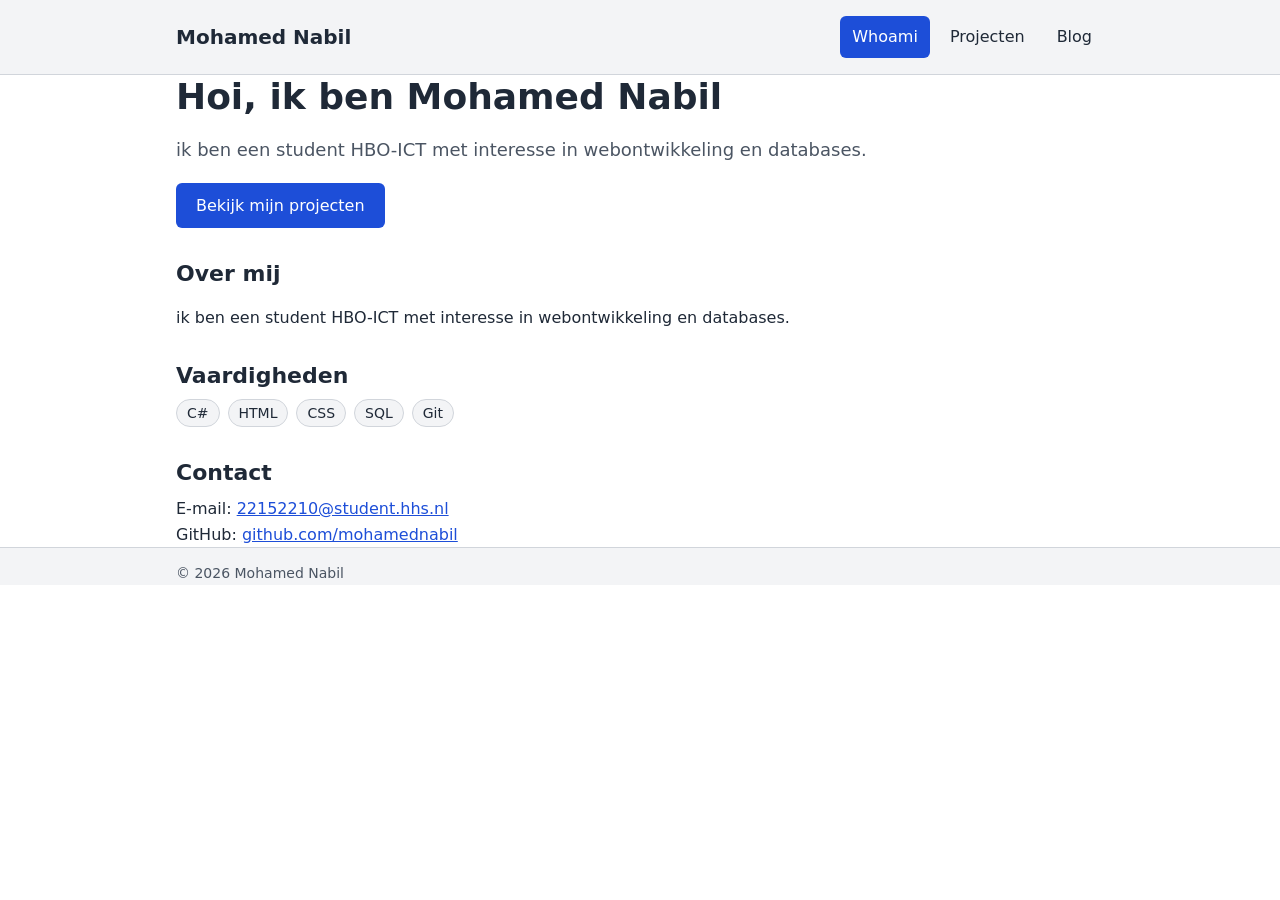
<file: index.html>
<!doctype html>
<html lang="nl">
  <head>
    <meta charset="UTF-8" />
    <meta name="viewport" content="width=device-width, initial-scale=1" />
    <meta
      name="description"
      content="Portfolio van Mohamed Nabil, student HBO-ICT."
    />
    <title>Whoami | Mohamed Nabil</title>
    <link rel="stylesheet" href="css/style.css" />
  </head>
  <body>
    <a class="skip-link" href="#inhoud">Ga naar de inhoud</a>

    <header class="site-header">
      <div class="container header-inner">
        <a class="logo" href="index.html">Mohamed Nabil</a>
        <nav aria-label="Hoofdnavigatie">
          <ul class="nav-list">
            <li><a href="index.html" aria-current="page">Whoami</a></li>
            <li><a href="projecten.html">Projecten</a></li>
            <li><a href="blog.html">Blog</a></li>
          </ul>
        </nav>
      </div>
    </header>

    <main id="inhoud" class="container">
      <section class="intro" aria-labelledby="intro-titel">
        <h1 id="intro-titel">Hoi, ik ben Mohamed Nabil</h1>
        <p class="lead">
          ik ben een student HBO-ICT met interesse in webontwikkeling en
          databases.
        </p>
        <p><a class="button" href="projecten.html">Bekijk mijn projecten</a></p>
      </section>

      <section aria-labelledby="over-titel">
        <h2 id="over-titel">Over mij</h2>
        <p>
          ik ben een student HBO-ICT met interesse in webontwikkeling en
          databases.
        </p>
      </section>

      <section aria-labelledby="skills-titel">
        <h2 id="skills-titel">Vaardigheden</h2>
        <ul class="tag-list">
          <li>C#</li>
          <li>HTML</li>
          <li>CSS</li>
          <li>SQL</li>
          <li>Git</li>
        </ul>
      </section>

      <section aria-labelledby="contact-titel">
        <h2 id="contact-titel">Contact</h2>
        <address>
          E-mail:
          <a href="mailto:221522102@student.hhs.nl">22152210@student.hhs.nl</a
          ><br />
          GitHub:
          <a href="https://github.com/Mohamed2345234/Portofolio"
            >github.com/mohamednabil</a
          >
        </address>
      </section>
    </main>

    <footer class="site-footer">
      <div class="container">
        <p>&copy; 2026 Mohamed Nabil</p>
      </div>
    </footer>
  </body>
</html>
</file>
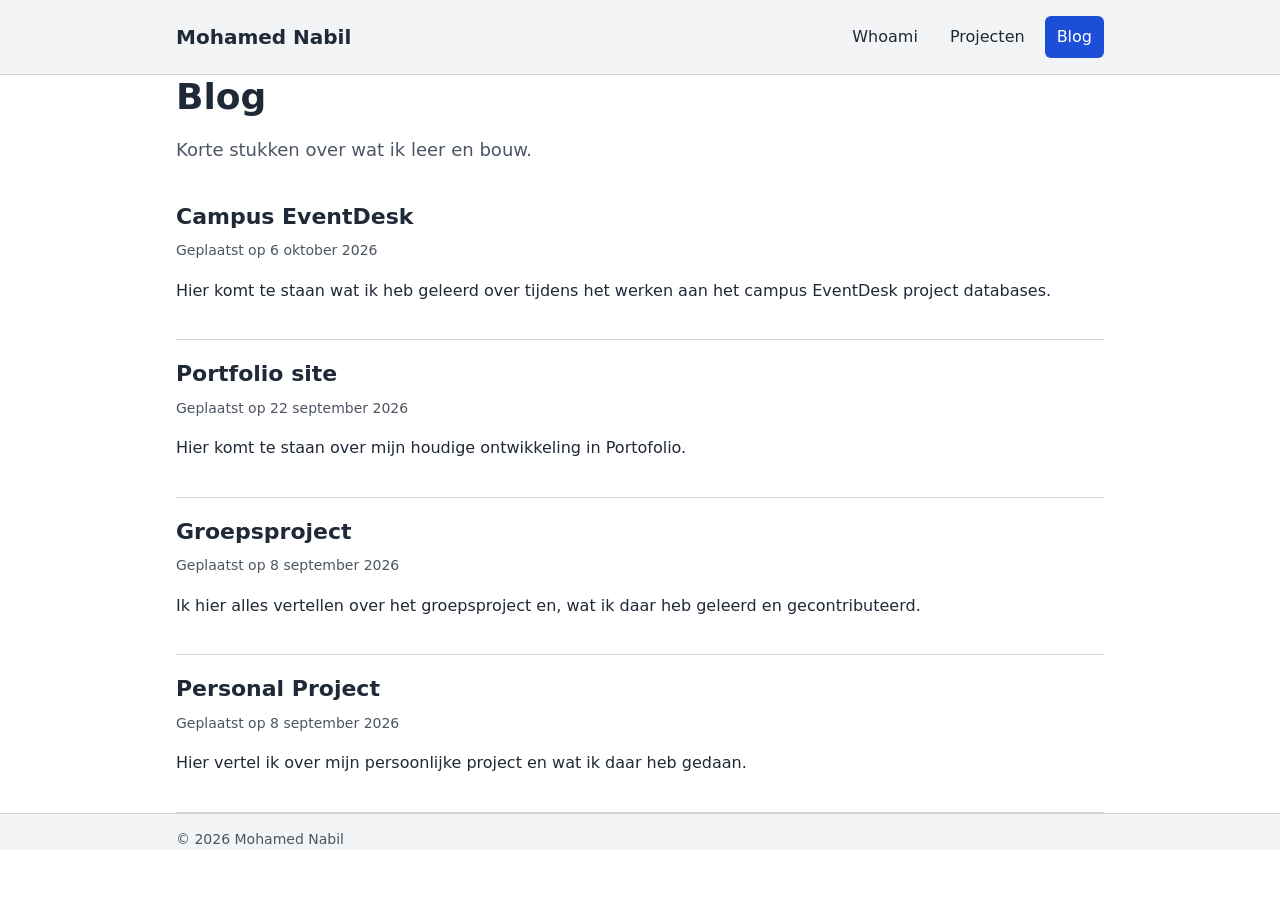
<file: blog.html>
<!doctype html>
<html lang="nl">
  <head>
    <meta charset="UTF-8" />
    <meta name="viewport" content="width=device-width, initial-scale=1" />
    <meta
      name="description"
      content="Blog van Mohamed Nabil over wat ik leer tijdens mijn studie."
    />
    <title>Blog | Mohamed Nabil</title>
    <link rel="stylesheet" href="css/style.css" />
  </head>
  <body>
    <a class="skip-link" href="#inhoud">Ga naar de inhoud</a>

    <header class="site-header">
      <div class="container header-inner">
        <a class="logo" href="index.html">Mohamed Nabil</a>
        <nav aria-label="Hoofdnavigatie">
          <ul class="nav-list">
            <li><a href="index.html">Whoami</a></li>
            <li><a href="projecten.html">Projecten</a></li>
            <li><a href="blog.html" aria-current="page">Blog</a></li>
          </ul>
        </nav>
      </div>
    </header>

    <main id="inhoud" class="container">
      <h1>Blog</h1>
      <p class="lead">Korte stukken over wat ik leer en bouw.</p>

      <section class="post-list" aria-label="Blogposts">
        <article class="post">
          <h2>Campus EventDesk</h2>
          <p class="meta">
            Geplaatst op <time datetime="2026-10-06">6 oktober 2026</time>
          </p>
          <p>
            Hier komt te staan wat ik heb geleerd over tijdens het werken aan
            het campus EventDesk project databases.
          </p>
        </article>

        <article class="post">
          <h2>Portfolio site</h2>
          <p class="meta">
            Geplaatst op <time datetime="2026-09-22">22 september 2026</time>
          </p>
          <p>
            Hier komt te staan over mijn houdige ontwikkeling in Portofolio.
          </p>
        </article>

        <article class="post">
          <h2>Groepsproject</h2>
          <p class="meta">
            Geplaatst op <time datetime="2026-09-08">8 september 2026</time>
          </p>
          <p>
            Ik hier alles vertellen over het groepsproject en, wat ik daar heb
            geleerd en gecontributeerd.
          </p>
        </article>

        <article class="post">
          <h2>Personal Project</h2>
          <p class="meta">
            Geplaatst op <time datetime="2026-09-08">8 september 2026</time>
          </p>
          <p>
            Hier vertel ik over mijn persoonlijke project en wat ik daar heb
            gedaan.
          </p>
        </article>
      </section>
    </main>

    <footer class="site-footer">
      <div class="container">
        <p>&copy; 2026 Mohamed Nabil</p>
      </div>
    </footer>
  </body>
</html>
</file>
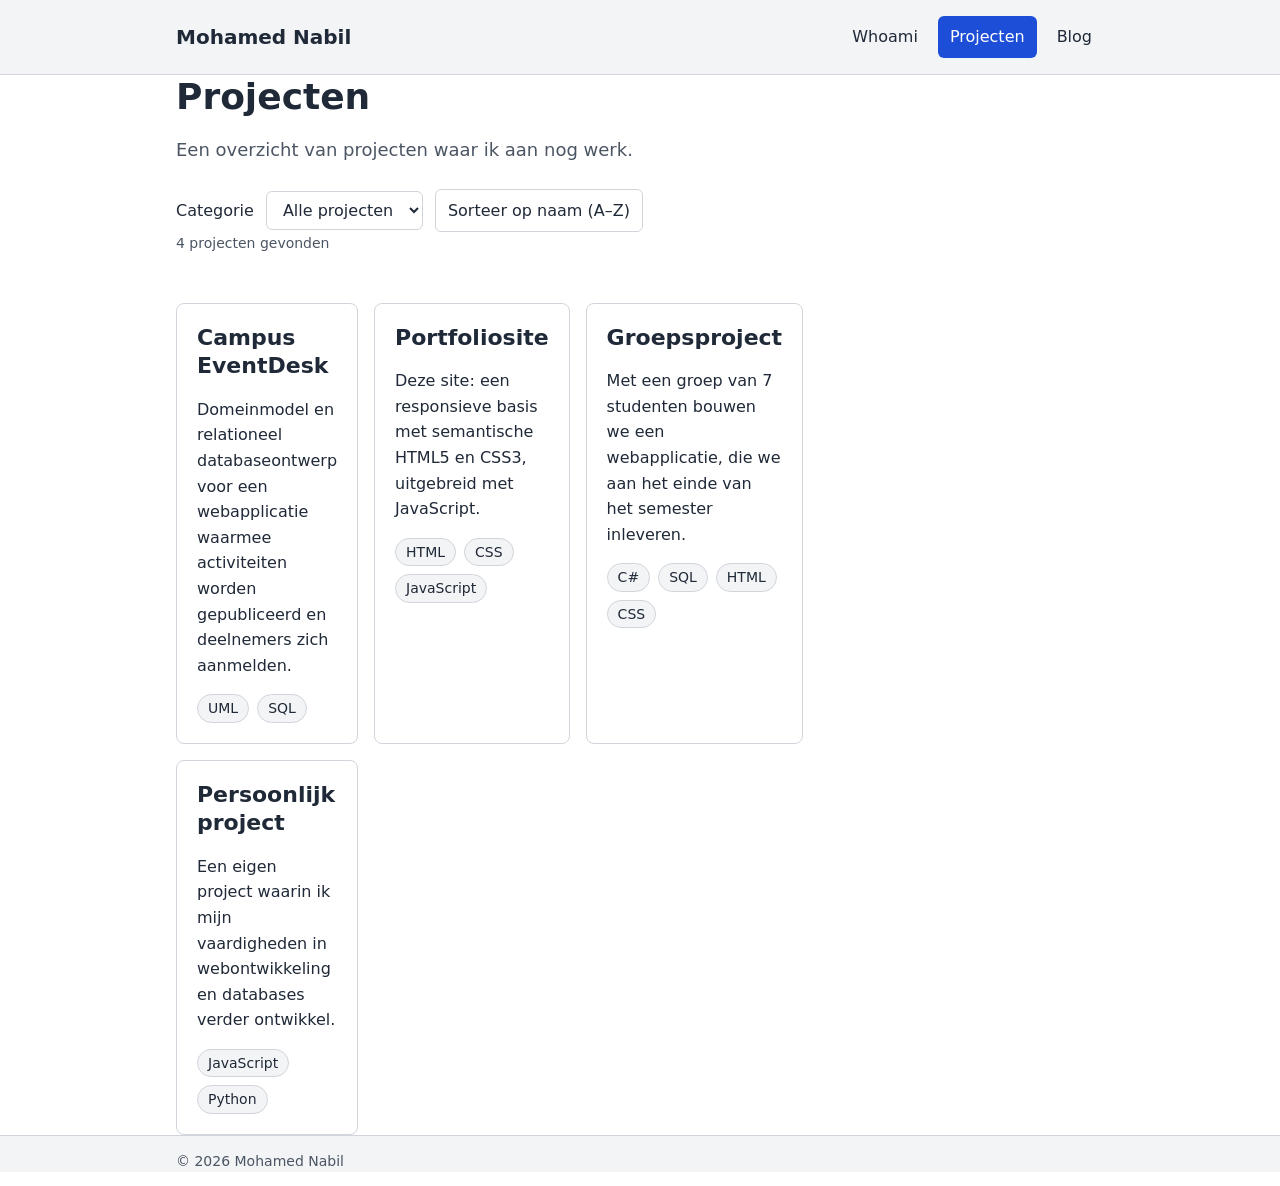
<file: projecten.html>
<!doctype html>
<html lang="nl">
  <head>
    <meta charset="UTF-8" />
    <meta name="viewport" content="width=device-width, initial-scale=1" />
    <meta
      name="description"
      content="Overzicht van projecten van Mohamed Nabil."
    />
    <title>Projecten | Mohamed Nabil</title>
    <link rel="stylesheet" href="css/style.css" />
  </head>
  <body>
    <a class="skip-link" href="#inhoud">Ga naar de inhoud</a>

    <header class="site-header">
      <div class="container header-inner">
        <a class="logo" href="index.html">Mohamed Nabil</a>
        <nav aria-label="Hoofdnavigatie">
          <ul class="nav-list">
            <li><a href="index.html">Whoami</a></li>
            <li><a href="projecten.html" aria-current="page">Projecten</a></li>
            <li><a href="blog.html">Blog</a></li>
          </ul>
        </nav>
      </div>
    </header>

    <main id="inhoud" class="container">
      <h1>Projecten</h1>
      <p class="lead">Een overzicht van projecten waar ik aan nog werk.</p>

      <div class="filters">
        <label for="filter-categorie">Categorie</label>
        <select id="filter-categorie">
          <option value="alle">Alle projecten</option>
          <option value="school">School</option>
          <option value="persoonlijk">Persoonlijk</option>
        </select>

        <button type="button" id="sorteer-naam">Sorteer op naam (A–Z)</button>
      </div>

      <p id="aantal-projecten" class="meta" aria-live="polite"></p>

      <section class="card-grid" aria-label="Projectenlijst">
        <div
          id="projecten-lijst"
          class="card-grid"
          aria-label="Projectenlijst"
        ></div>
      </section>
    </main>

    <footer class="site-footer">
      <div class="container">
        <p>&copy; 2026 Mohamed Nabil</p>
      </div>
    </footer>
    <script src="js/projecten.js"></script>
  </body>
</html>
</file>
<file: css/style.css>
/* Kleuren en maten op één plek */
:root {
  --kleur-achtergrond: #ffffff;
  --kleur-vlak: #f3f4f6;
  --kleur-tekst: #1f2937;
  --kleur-tekst-licht: #4b5563;
  --kleur-accent: #1d4ed8;
  --kleur-rand: #d1d5db;
  --max-breedte: 60rem;
}

*,
*::before,
*::after {
  box-sizing: border-box;
}

body {
  margin: 0;
  font-family:
    system-ui,
    -apple-system,
    "Segoe UI",
    Roboto,
    sans-serif;
  font-size: 1rem;
  line-height: 1.6;
  color: var(--kleur-tekst);
  background-color: var(--kleur-achtergrond);
}

.container {
  width: 100%;
  max-width: var(--max-breedte);
  margin: 0 auto;
  padding: 0 1rem;
}

/* Toegankelijkheid */
.skip-link {
  position: absolute;
  left: -999px;
  top: 0;
  padding: 0.5rem 1rem;
  background-color: var(--kleur-accent);
  color: #ffffff;
}

.skip-link:focus {
  left: 0;
}

a {
  color: var(--kleur-accent);
}

a:focus-visible {
  outline: 3px solid var(--kleur-accent);
  outline-offset: 2px;
}

/* Header en navigatie (eerst mobiel) */
.site-header {
  border-bottom: 1px solid var(--kleur-rand);
  background-color: var(--kleur-vlak);
}

.header-inner {
  display: flex;
  flex-direction: column;
  gap: 0.5rem;
  padding-top: 1rem;
  padding-bottom: 1rem;
}

.logo {
  font-size: 1.25rem;
  font-weight: 700;
  color: var(--kleur-tekst);
  text-decoration: none;
}

.nav-list {
  display: flex;
  flex-wrap: wrap;
  gap: 0.5rem;
  margin: 0;
  padding: 0;
  list-style: none;
}

.nav-list a {
  display: block;
  padding: 0.5rem 0.75rem;
  border-radius: 0.375rem;
  color: var(--kleur-tekst);
  text-decoration: none;
}

.nav-list a:hover {
  background-color: var(--kleur-rand);
}

.nav-list a[aria-current="page"] {
  background-color: var(--kleur-accent);
  color: #ffffff;
}

/* Inhoud */
main {
  padding-top: 2rem;
  padding-bottom: 3rem;
}

h1 {
  font-size: 1.875rem;
  line-height: 1.2;
  margin: 0 0 0.5rem;
}

h2 {
  font-size: 1.375rem;
  line-height: 1.3;
  margin: 2rem 0 0.5rem;
}

.lead {
  font-size: 1.125rem;
  color: var(--kleur-tekst-licht);
}

.button {
  display: inline-block;
  padding: 0.625rem 1.25rem;
  border-radius: 0.375rem;
  background-color: var(--kleur-accent);
  color: #ffffff;
  text-decoration: none;
}

.button:hover {
  opacity: 0.9;
}

address {
  font-style: normal;
}

/* Labels voor vaardigheden en technieken */
.tag-list {
  display: flex;
  flex-wrap: wrap;
  gap: 0.5rem;
  margin: 0;
  padding: 0;
  list-style: none;
}

.tag-list li {
  padding: 0.125rem 0.625rem;
  border: 1px solid var(--kleur-rand);
  border-radius: 999px;
  background-color: var(--kleur-vlak);
  font-size: 0.875rem;
}

/* Projectkaarten: één kolom op mobiel */
/* Filter en sorteren */
.filters {
  display: flex;
  flex-wrap: wrap;
  align-items: center;
  gap: 0.75rem;
  margin-top: 1.5rem;
}

.filters select,
.filters button {
  padding: 0.5rem 0.75rem;
  border: 1px solid var(--kleur-rand);
  border-radius: 0.375rem;
  background-color: var(--kleur-achtergrond);
  color: var(--kleur-tekst);
  font: inherit;
}

.filters button {
  cursor: pointer;
}

.filters button:hover {
  background-color: var(--kleur-vlak);
}

.filters select:focus-visible,
.filters button:focus-visible {
  outline: 3px solid var(--kleur-accent);
  outline-offset: 2px;
}
.card-grid {
  display: grid;
  grid-template-columns: 1fr;
  gap: 1rem;
  margin-top: 1.5rem;
}

.card {
  padding: 1.25rem;
  border: 1px solid var(--kleur-rand);
  border-radius: 0.5rem;
}

.card h2 {
  margin-top: 0;
}

/* Blogposts */
.post {
  padding: 1.25rem 0;
  border-bottom: 1px solid var(--kleur-rand);
}

.post h2 {
  margin-top: 0;
}

.meta {
  margin: 0;
  font-size: 0.875rem;
  color: var(--kleur-tekst-licht);
}

/* Footer */
.site-footer {
  border-top: 1px solid var(--kleur-rand);
  background-color: var(--kleur-vlak);
  font-size: 0.875rem;
  color: var(--kleur-tekst-licht);
}

/* Tablet: navigatie naast het logo, twee kolommen */
@media (min-width: 40rem) {
  .header-inner {
    flex-direction: row;
    align-items: center;
    justify-content: space-between;
  }

  .card-grid {
    grid-template-columns: repeat(2, 1fr);
  }

  h1 {
    font-size: 2.25rem;
  }
}

/* Desktop: drie kolommen */
@media (min-width: 60rem) {
  .card-grid {
    grid-template-columns: repeat(3, 1fr);
  }
}
</file>
